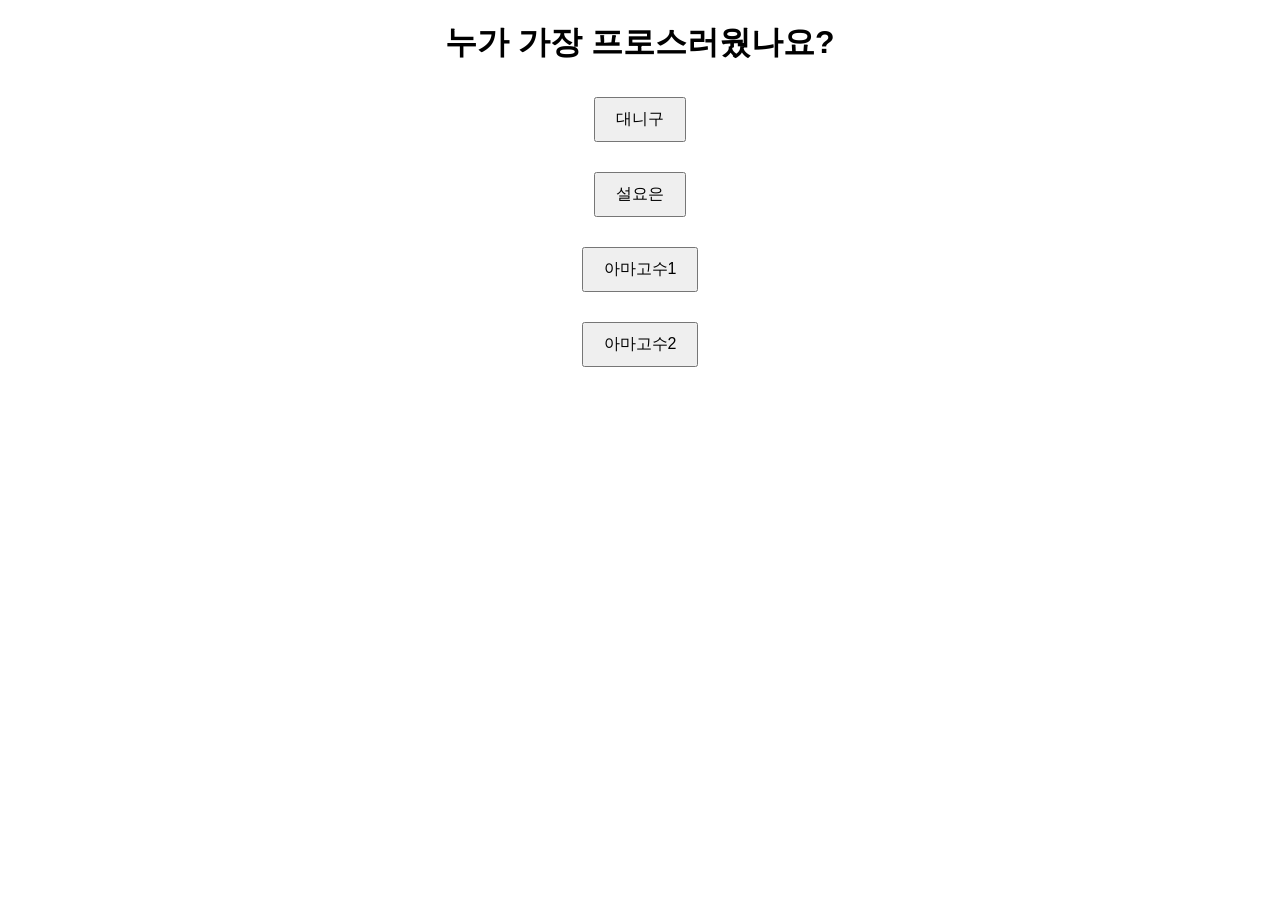
<file: index.html>
<!DOCTYPE html>
<html lang="en">
<head>
  <meta charset="UTF-8">
  <meta name="viewport" content="width=device-width, initial-scale=1.0">
  <title>누가 가장 프로스러웠나요?</title>
  <style>
    body {
      font-family: Arial, sans-serif;
      text-align: center;
      margin: 20px;
    }
    .button-container {
      margin: 10px;
    }
    button {
      padding: 10px 20px;
      font-size: 16px;
      margin: 10px;
    }
    .counter {
      font-size: 20px;
      margin-top: 10px;
    }
  </style>
</head>
<body>
  <h1>누가 가장 프로스러웠나요?</h1>
  <div class="button-container">
    <button id="button-a">  대니구  </button>
  </div>
  <div class="button-container">
    <button id="button-b">  설요은  </button>
  </div>
  <div class="button-container">
    <button id="button-c"> 아마고수1 </button>
  </div>
  <div class="button-container">
    <button id="button-d"> 아마고수2 </button>
  </div>

  <script>
    // 만약 이 코드를 들어와서 읽는 사람이 있다면 깃헙 페이지에서 백엔드를 구현하는건 굉장히 귀찮은 일이었음을 알아주길 바라..
    let did_vote=0
    // 특정 버튼 클릭 시 실행되는 함수
    function increaseCounter(button) {
      if(did_vote==0)alert("이미 투표에 참여하셨습니다")
      else alert("투표 참여 완료되었습니다!")
      document.getElementById(`counter-${button}`).textContent = `${button.toUpperCase()}: ${counters[button]}`;
      did_vote=1
    }

    // 버튼 클릭 이벤트 핸들러 연결
    document.getElementById("button-a").addEventListener("click", () => increaseCounter("a"));
    document.getElementById("button-b").addEventListener("click", () => increaseCounter("b"));
    document.getElementById("button-c").addEventListener("click", () => increaseCounter("c"));
    document.getElementById("button-d").addEventListener("click", () => increaseCounter("d"));
  </script>
</body>
</html>
</file>
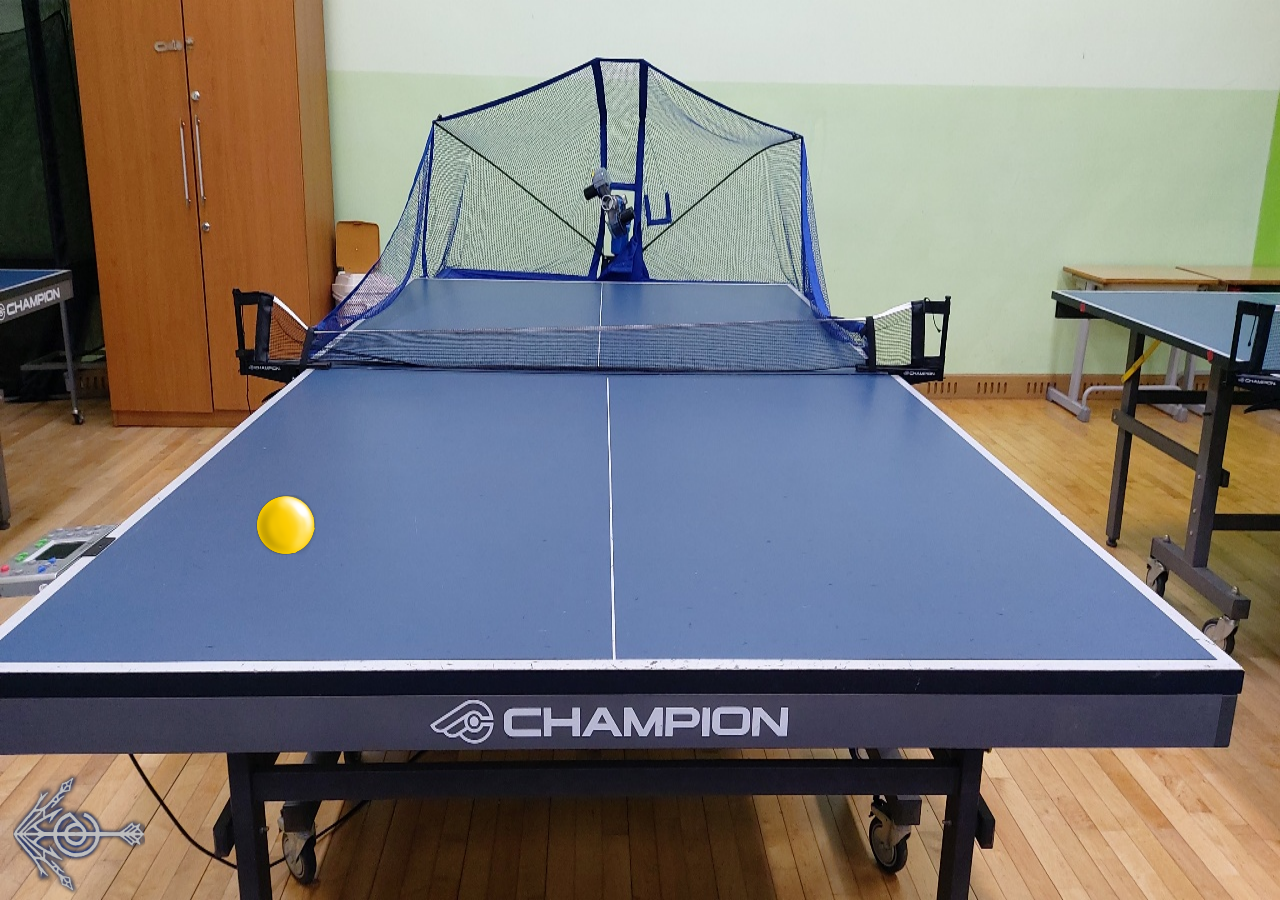
<file: 비밀번호/index.html>
<!DOCTYPE html>
<html lang="en">
    <head>
        <meta charset="UTF-8" />
        <meta http-equiv="X-UA-Compatible" content="IE=edge" />
        <meta name="viewport" content="width=device-width, initial-scale=1.0" />
        <title>Document</title>
        <link rel="stylesheet" href="../common.css" />
        <script src="//cdnjs.cloudflare.com/ajax/libs/jquery/3.2.1/jquery.min.js"></script>
    </head>
    <body>
        <script>
            alert("solved!");
            localStorage.setItem("console", true);
            localStorage.setItem("start", "ralyfocus");
            location.href = "../GAME/tenis.html";
        </script>
    </body>
</html>
</file>
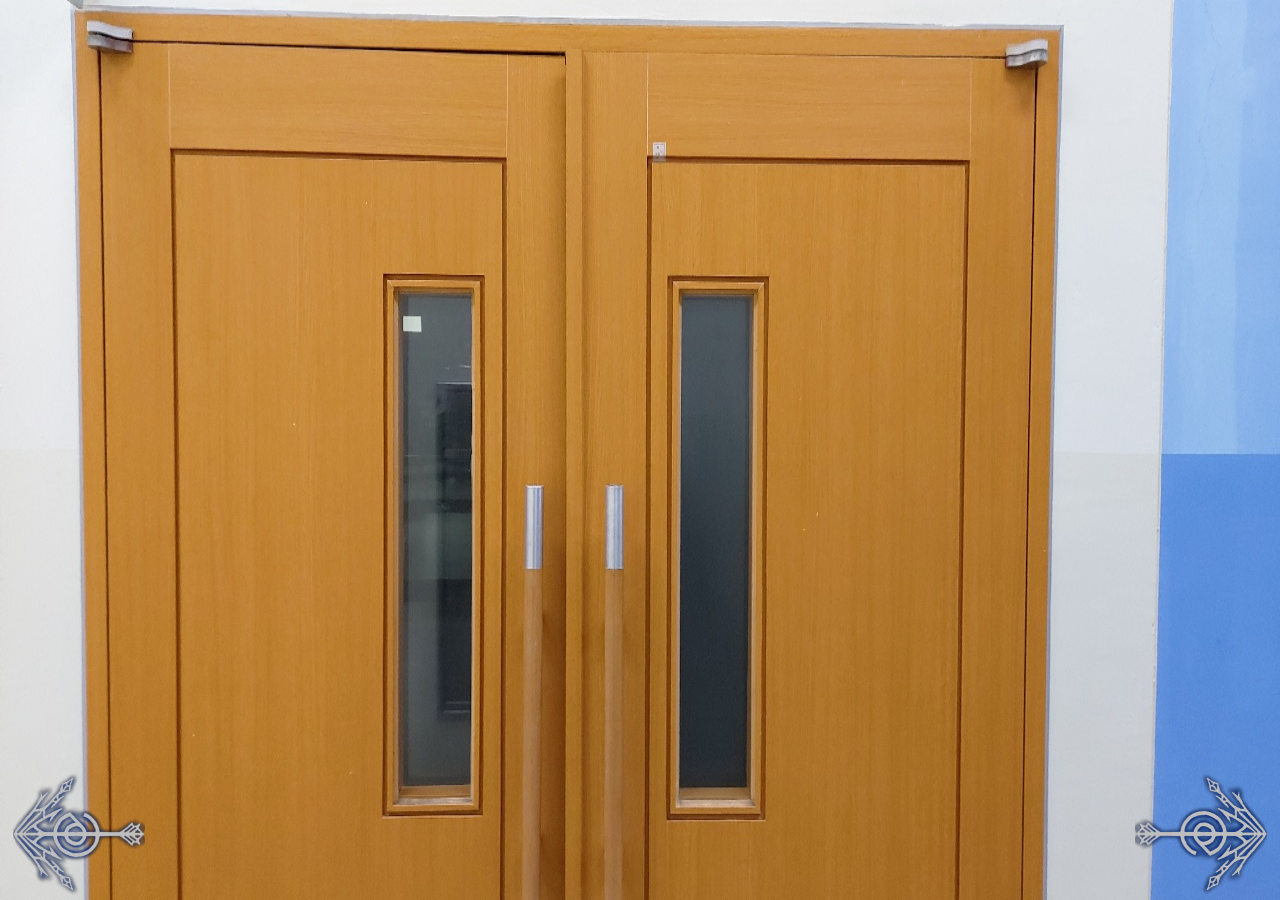
<file: GAME/ending.html>
<!DOCTYPE html>
<html lang="en">
    <head>
        <meta charset="UTF-8" />
        <meta http-equiv="X-UA-Compatible" content="IE=edge" />
        <meta name="viewport" content="width=device-width, initial-scale=1.0" />
        <title>Document</title>
        <link rel="stylesheet" href="../common.css" />
        <script src="//cdnjs.cloudflare.com/ajax/libs/jquery/3.2.1/jquery.min.js"></script>
    </head>
    <body>
        <img id="background" />
        <div id="foreground"></div>
        <script src="./ending.js"></script>
    </body>
</html>
</file>
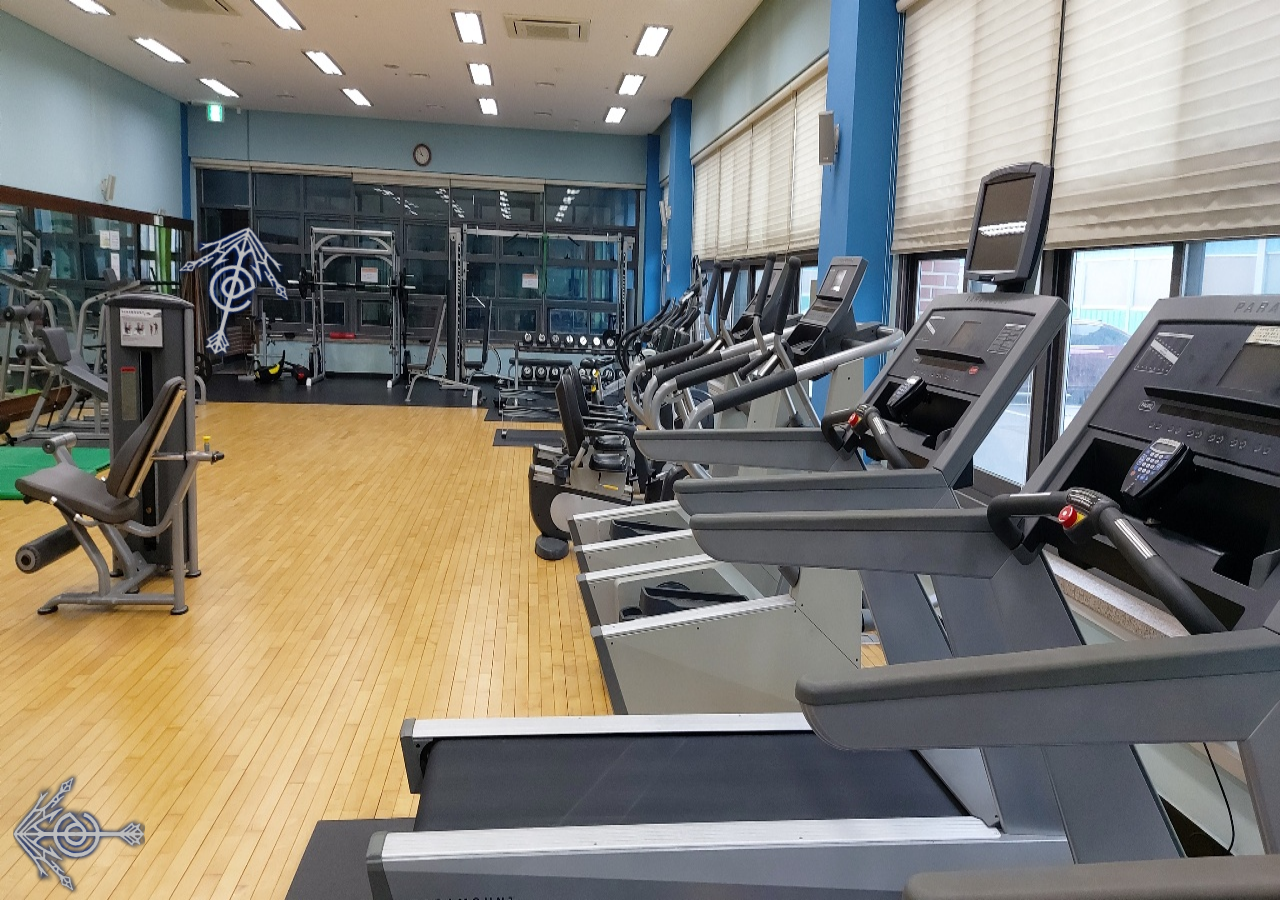
<file: GAME/gym.html>
<!DOCTYPE html>
<html lang="en">
    <head>
        <meta charset="UTF-8" />
        <meta http-equiv="X-UA-Compatible" content="IE=edge" />
        <meta name="viewport" content="width=device-width, initial-scale=1.0" />
        <title>Document</title>
        <link rel="stylesheet" href="../common.css" />
        <script src="https://code.jquery.com/jquery-3.6.0.min.js"></script>
    </head>
    <body>
        <img id="background" />
        <div id="foreground"></div>
        <script src="./gym.js"></script>
    </body>
</html>
</file>
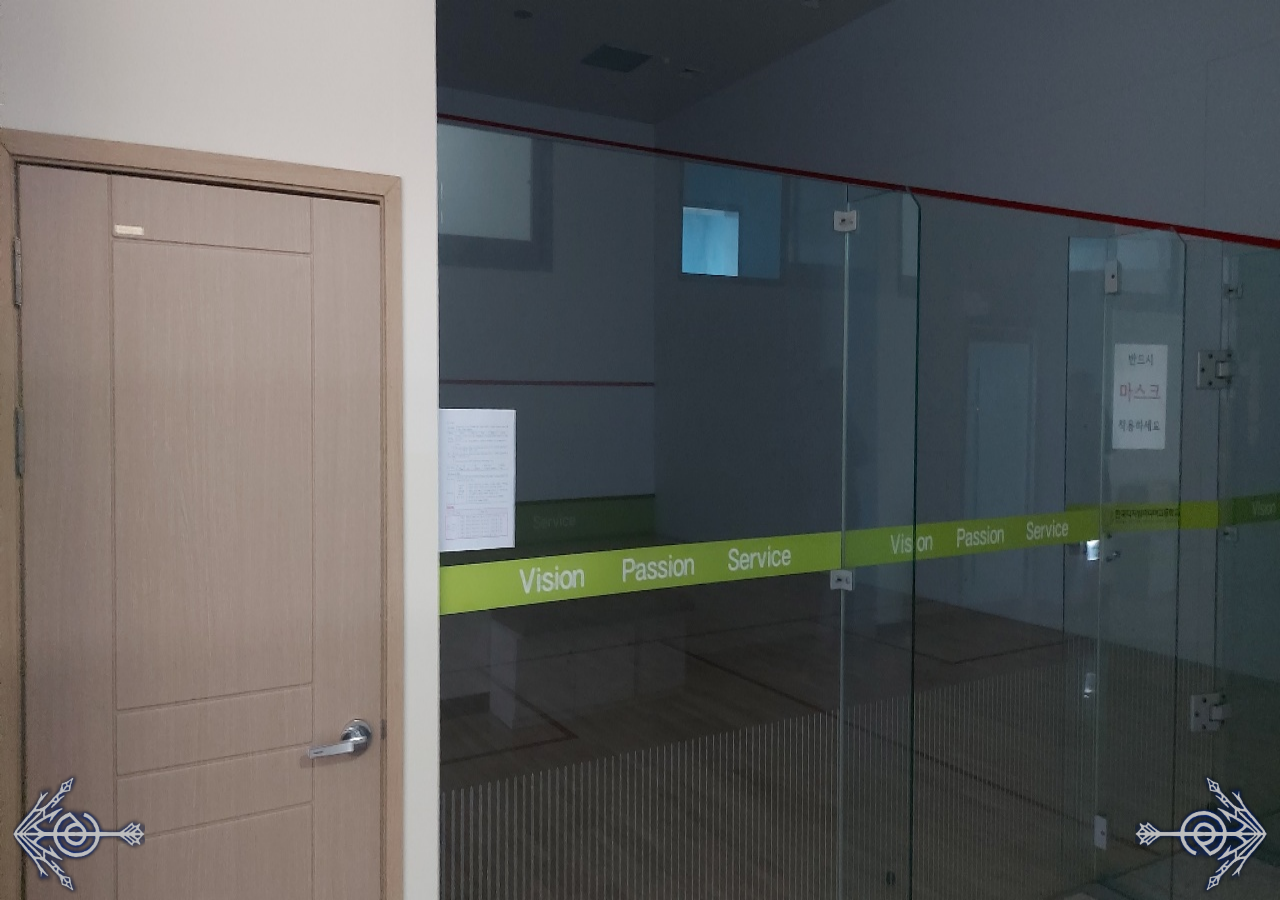
<file: GAME/squash.html>
<!DOCTYPE html>
<html lang="en">
    <head>
        <meta charset="UTF-8" />
        <meta http-equiv="X-UA-Compatible" content="IE=edge" />
        <meta name="viewport" content="width=device-width, initial-scale=1.0" />
        <title>Document</title>
        <link rel="stylesheet" href="../common.css" />
        <script src="https://code.jquery.com/jquery-3.6.0.min.js"></script>
    </head>
    <body>
        <img id="background" />
        <div id="foreground"></div>
        <script src="./squash.js"></script>
    </body>
</html>
</file>
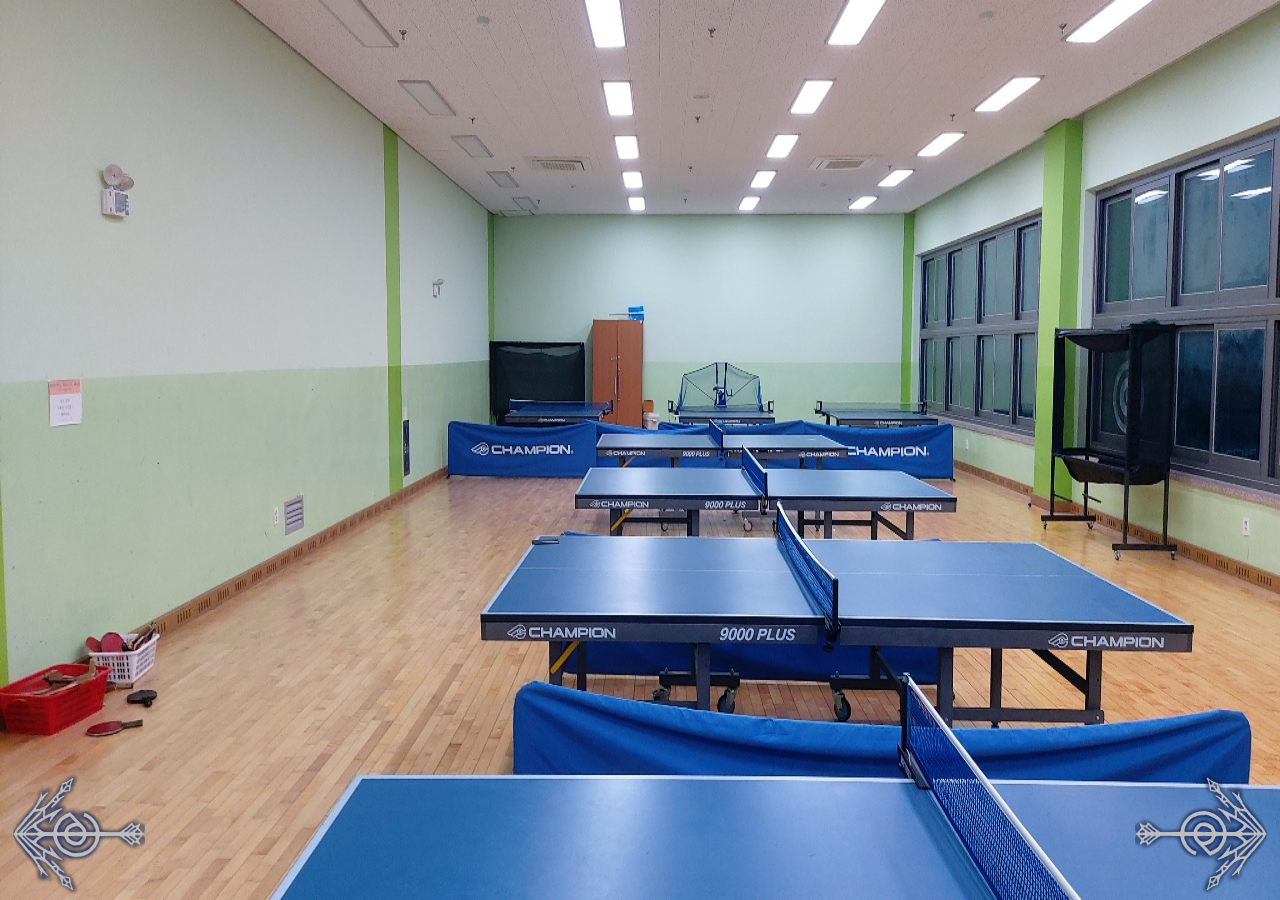
<file: GAME/tenis.html>
<!DOCTYPE html>
<html lang="en">
    <head>
        <meta charset="UTF-8" />
        <meta http-equiv="X-UA-Compatible" content="IE=edge" />
        <meta name="viewport" content="width=device-width, initial-scale=1.0" />
        <title>Document</title>
        <link rel="stylesheet" href="../common.css" />
        <script src="//cdnjs.cloudflare.com/ajax/libs/jquery/3.2.1/jquery.min.js"></script>
    </head>
    <body>
        <img id="background" />
        <div id="foreground"></div>
        <script src="./tenis.js"></script>
    </body>
</html>
</file>
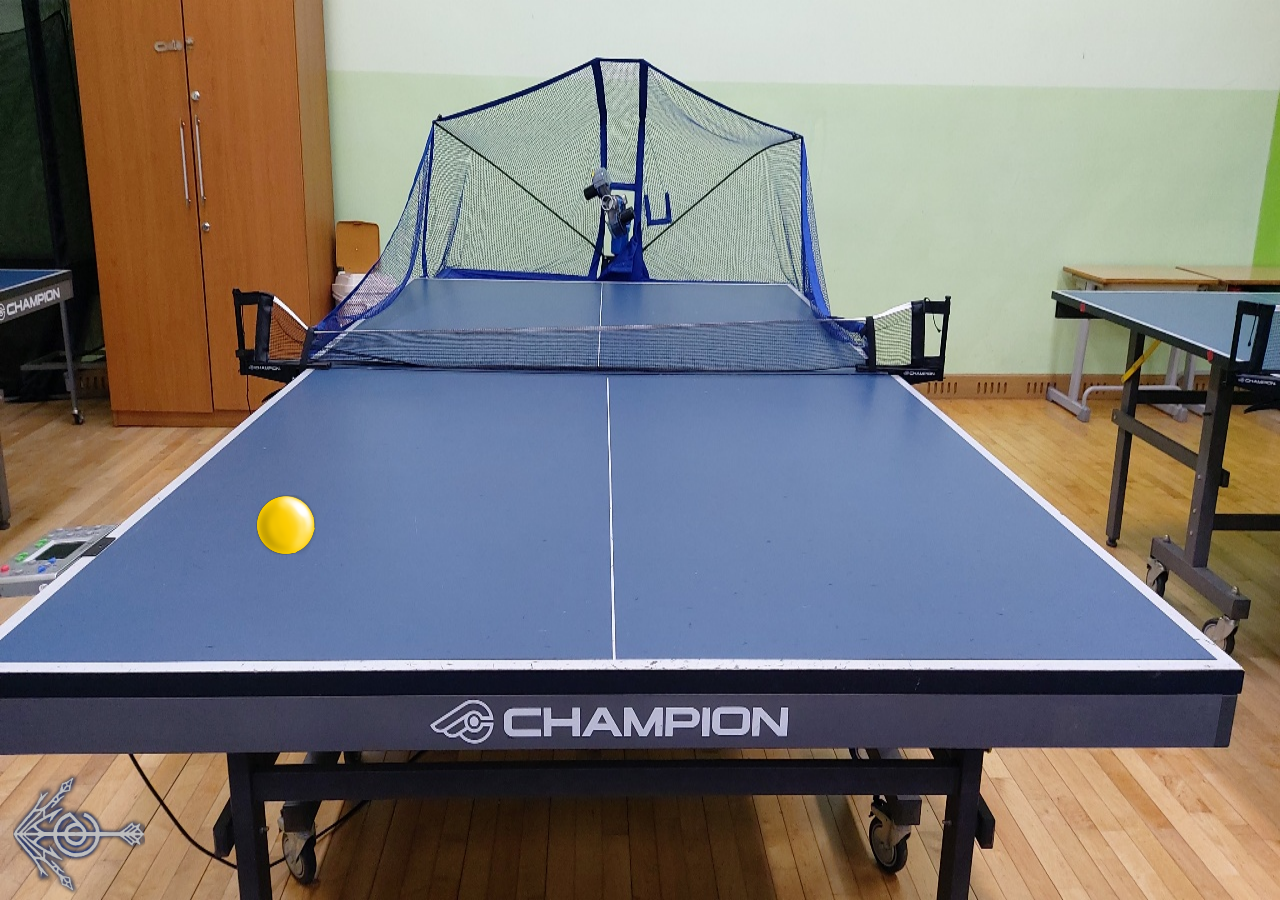
<file: GAME/비밀번호.html>
<!DOCTYPE html>
<html lang="en">
    <head>
        <meta charset="UTF-8" />
        <meta http-equiv="X-UA-Compatible" content="IE=edge" />
        <meta name="viewport" content="width=device-width, initial-scale=1.0" />
        <title>Document</title>
        <link rel="stylesheet" href="../common.css" />
        <script src="//cdnjs.cloudflare.com/ajax/libs/jquery/3.2.1/jquery.min.js"></script>
    </head>
    <body>
        <script>
            alert("solved!");
            localStorage.setItem("console", true);
            localStorage.setItem("start", "ralyfocus");
            location.href = "tenis.html";
        </script>
    </body>
</html>
</file>
<file: common.css>
* {
    padding: 0;
    margin: 0;
}
#background {
    position: absolute;
    height: 100%;
    width: 100%;
}

.absolute {
    position: absolute;
}

.arrow {
    position: absolute;
    cursor: pointer;
}
.button {
    position: absolute;
    cursor: pointer;
    opacity: 0;
}
.button:hover {
    opacity: 1;
}

.popup {
    position: absolute;
    top: 50%;
    left: 50%;
    transform: translate(-50%, -50%);
    width: 30%;
    height: 30%;
    background: white;
    border: 5px solid gold;
    border-radius: 40px;
    display: flex;
    flex-direction: column;
    align-items: center;
    text-align: center;
}

.popup button {
    position: absolute;
    top: 10px;
    right: 10px;
    width: 8vh;
    height: 5vh;
    border-radius: 2vh;
    border: 1px solid black;
    background: rgba(255, 0, 0, 0.5);
    color: white;
    font-size: 3vh;
    font-weight: 900;
    cursor: pointer;
}

#ball {
    position: absolute;
    width: 40px;
    height: 40px;
    border-radius: 50%;
    bottom: 0%;
    left: 50%;
    background: black;
}

#ending {
    position: absolute;
    cursor: pointer;
    bottom: 0px;
    left: 50%;
    width: 30%;
}
</file>
